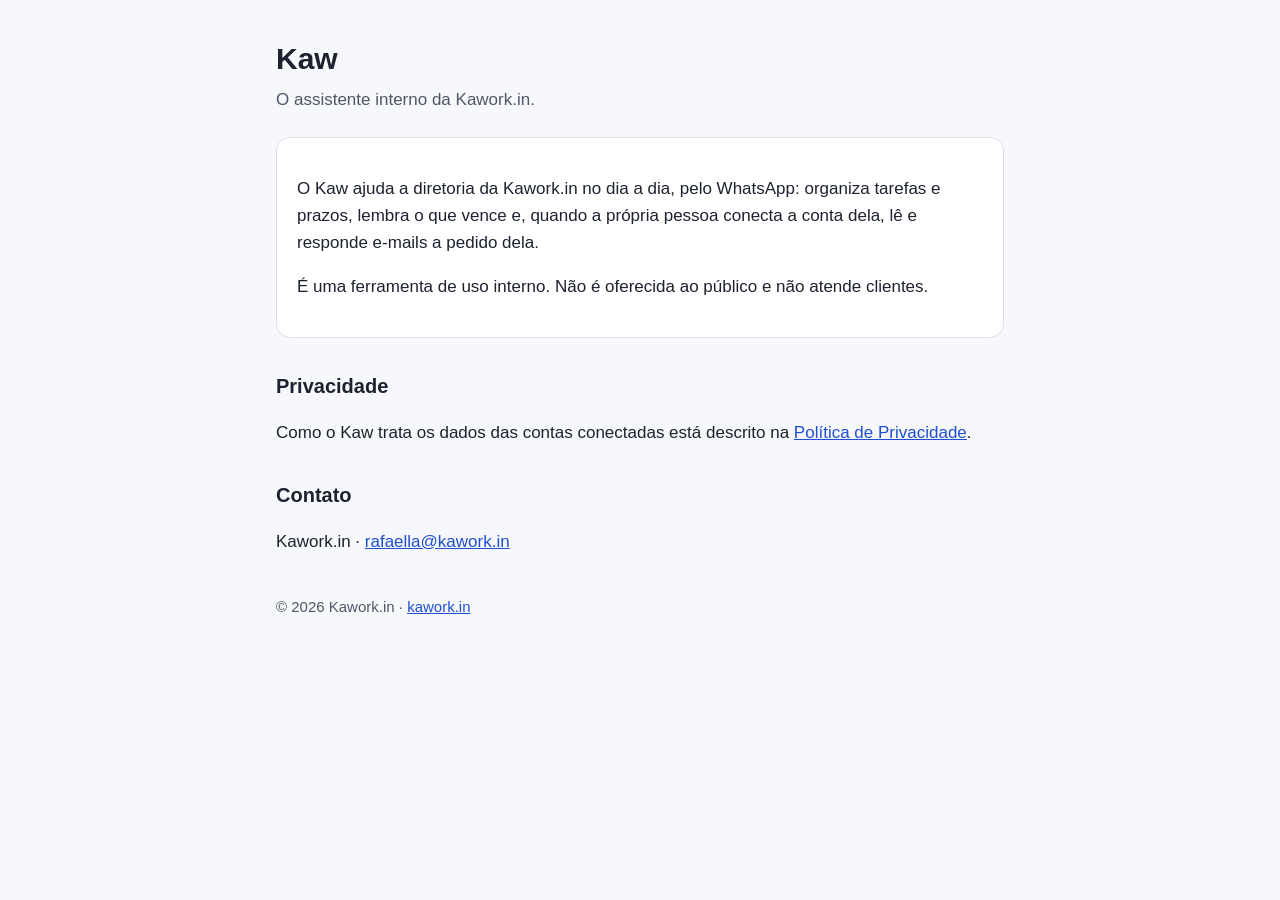
<file: index.html>
<!doctype html>
<html lang="pt-BR">
<head>
<meta charset="utf-8">
<meta name="viewport" content="width=device-width, initial-scale=1">
<title>Kaw · Kawork.in</title>
<meta name="description" content="Kaw, o assistente interno da Kawork.in para a diretoria.">
<link rel="stylesheet" href="/estilo.css">
</head>
<body>
<main>
  <h1>Kaw</h1>
  <p class="sub">O assistente interno da Kawork.in.</p>
  <div class="card">
    <p>O Kaw ajuda a diretoria da Kawork.in no dia a dia, pelo WhatsApp: organiza tarefas e prazos, lembra o que vence e, quando a própria pessoa conecta a conta dela, lê e responde e-mails a pedido dela.</p>
    <p>É uma ferramenta de uso interno. Não é oferecida ao público e não atende clientes.</p>
  </div>
  <h2>Privacidade</h2>
  <p>Como o Kaw trata os dados das contas conectadas está descrito na <a href="/privacidade">Política de Privacidade</a>.</p>
  <h2>Contato</h2>
  <p>Kawork.in · <a href="mailto:rafaella@kawork.in">rafaella@kawork.in</a></p>
  <footer>© 2026 Kawork.in · <a href="https://kawork.in">kawork.in</a></footer>
</main>
</body>
</html>
</file>
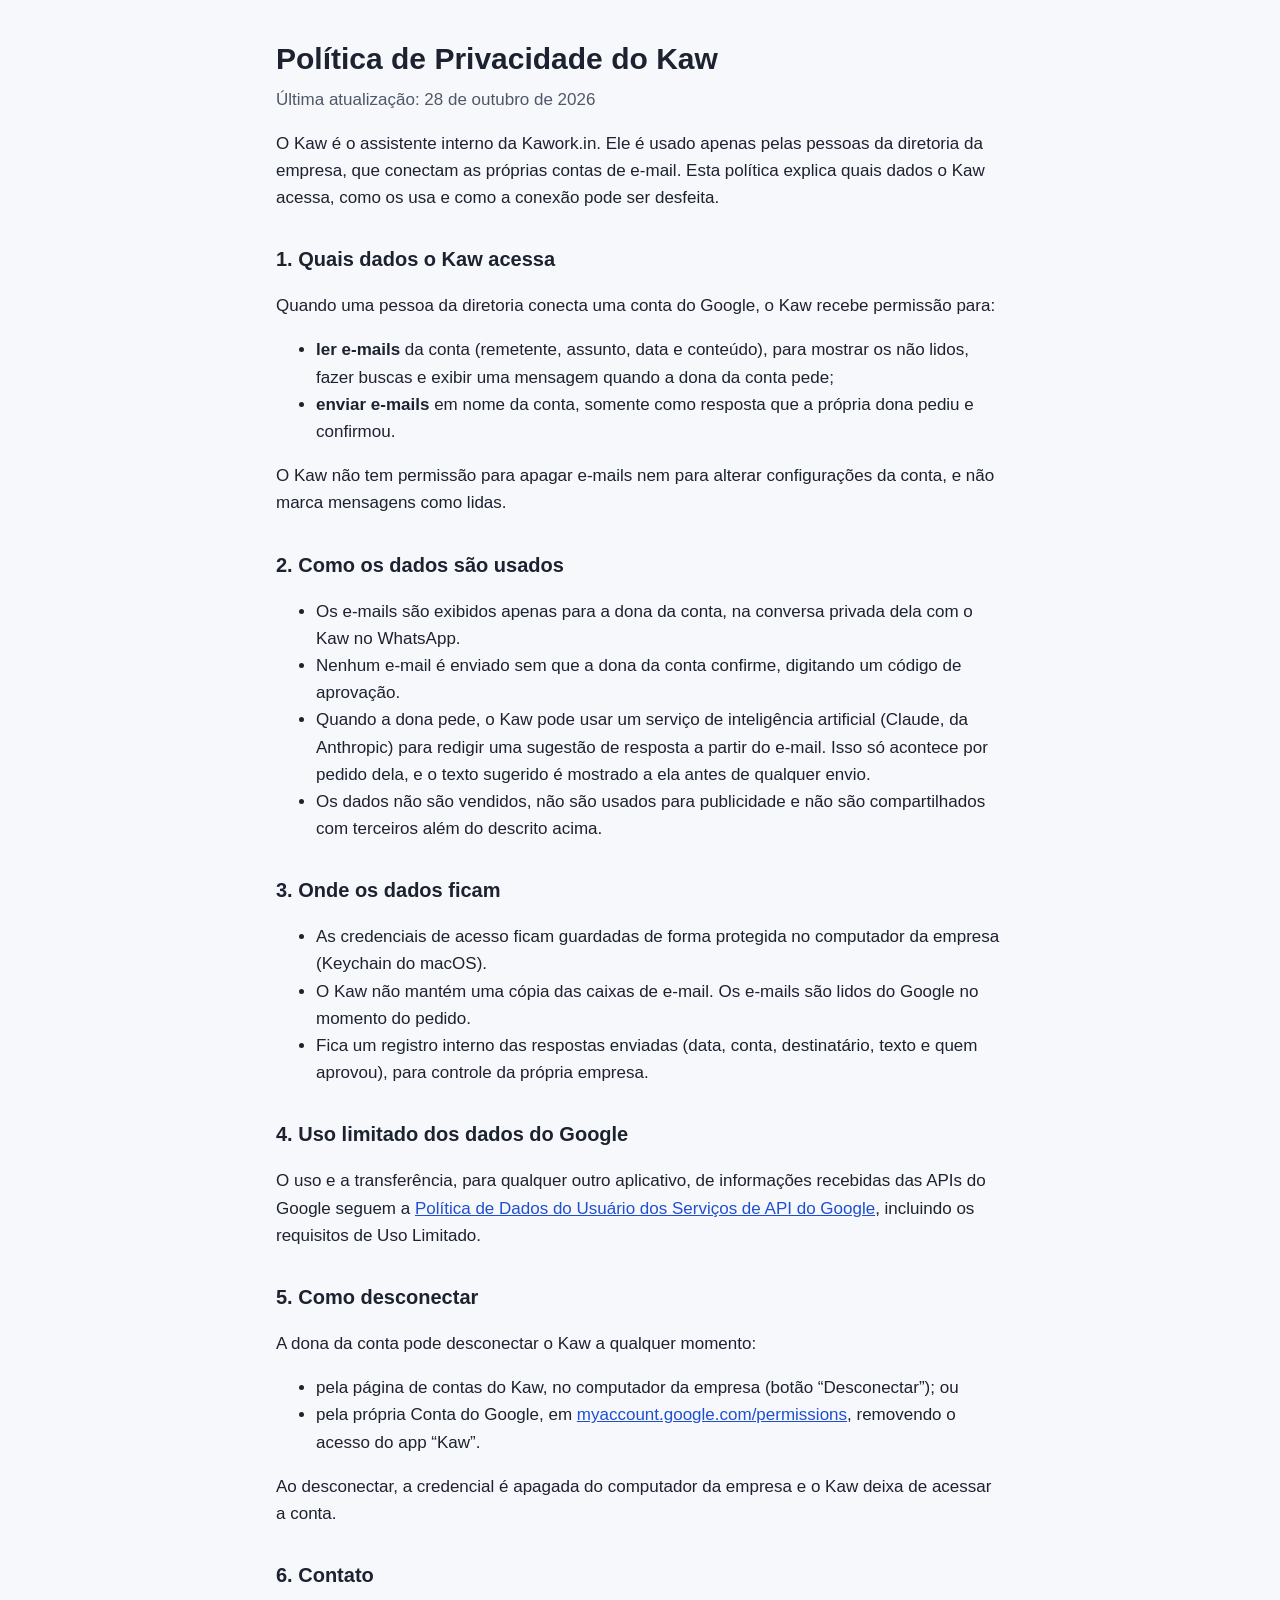
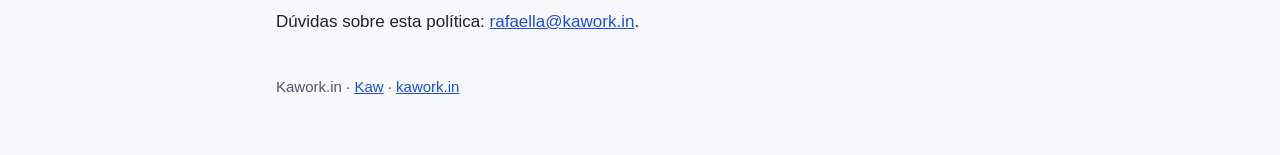
<file: privacidade.html>
<!doctype html>
<html lang="pt-BR">
<head>
<meta charset="utf-8">
<meta name="viewport" content="width=device-width, initial-scale=1">
<title>Política de Privacidade · Kaw</title>
<meta name="description" content="Política de Privacidade do Kaw, assistente interno da Kawork.in.">
<link rel="stylesheet" href="/estilo.css">
</head>
<body>
<main>
  <h1>Política de Privacidade do Kaw</h1>
  <p class="sub">Última atualização: 28 de outubro de 2026</p>

  <p>O Kaw é o assistente interno da Kawork.in. Ele é usado apenas pelas pessoas da diretoria da empresa, que conectam as próprias contas de e-mail. Esta política explica quais dados o Kaw acessa, como os usa e como a conexão pode ser desfeita.</p>

  <h2>1. Quais dados o Kaw acessa</h2>
  <p>Quando uma pessoa da diretoria conecta uma conta do Google, o Kaw recebe permissão para:</p>
  <ul>
    <li><b>ler e-mails</b> da conta (remetente, assunto, data e conteúdo), para mostrar os não lidos, fazer buscas e exibir uma mensagem quando a dona da conta pede;</li>
    <li><b>enviar e-mails</b> em nome da conta, somente como resposta que a própria dona pediu e confirmou.</li>
  </ul>
  <p>O Kaw não tem permissão para apagar e-mails nem para alterar configurações da conta, e não marca mensagens como lidas.</p>

  <h2>2. Como os dados são usados</h2>
  <ul>
    <li>Os e-mails são exibidos apenas para a dona da conta, na conversa privada dela com o Kaw no WhatsApp.</li>
    <li>Nenhum e-mail é enviado sem que a dona da conta confirme, digitando um código de aprovação.</li>
    <li>Quando a dona pede, o Kaw pode usar um serviço de inteligência artificial (Claude, da Anthropic) para redigir uma sugestão de resposta a partir do e-mail. Isso só acontece por pedido dela, e o texto sugerido é mostrado a ela antes de qualquer envio.</li>
    <li>Os dados não são vendidos, não são usados para publicidade e não são compartilhados com terceiros além do descrito acima.</li>
  </ul>

  <h2>3. Onde os dados ficam</h2>
  <ul>
    <li>As credenciais de acesso ficam guardadas de forma protegida no computador da empresa (Keychain do macOS).</li>
    <li>O Kaw não mantém uma cópia das caixas de e-mail. Os e-mails são lidos do Google no momento do pedido.</li>
    <li>Fica um registro interno das respostas enviadas (data, conta, destinatário, texto e quem aprovou), para controle da própria empresa.</li>
  </ul>

  <h2>4. Uso limitado dos dados do Google</h2>
  <p>O uso e a transferência, para qualquer outro aplicativo, de informações recebidas das APIs do Google seguem a <a href="https://developers.google.com/terms/api-services-user-data-policy">Política de Dados do Usuário dos Serviços de API do Google</a>, incluindo os requisitos de Uso Limitado.</p>

  <h2>5. Como desconectar</h2>
  <p>A dona da conta pode desconectar o Kaw a qualquer momento:</p>
  <ul>
    <li>pela página de contas do Kaw, no computador da empresa (botão “Desconectar”); ou</li>
    <li>pela própria Conta do Google, em <a href="https://myaccount.google.com/permissions">myaccount.google.com/permissions</a>, removendo o acesso do app “Kaw”.</li>
  </ul>
  <p>Ao desconectar, a credencial é apagada do computador da empresa e o Kaw deixa de acessar a conta.</p>

  <h2>6. Contato</h2>
  <p>Dúvidas sobre esta política: <a href="mailto:rafaella@kawork.in">rafaella@kawork.in</a>.</p>

  <footer>Kawork.in · <a href="/">Kaw</a> · <a href="https://kawork.in">kawork.in</a></footer>
</main>
</body>
</html>
</file>
<file: estilo.css>
:root { --bg: #f7f8fb; --txt: #1d2230; --sub: #4f5768; --pri: #1f4fd1; --card: #fff; --line: #dde1ea; }
@media (prefers-color-scheme: dark) { :root { --bg: #11141b; --txt: #eef1f7; --sub: #b4bccb; --pri: #8fb0ff; --card: #1a1f2a; --line: #2c3342; } }
* { box-sizing: border-box; }
body { margin: 0; background: var(--bg); color: var(--txt); font: 17px/1.6 -apple-system, "Segoe UI", "Helvetica Neue", Arial, sans-serif; }
main { max-width: 760px; margin: 0 auto; padding: 40px 16px 56px; }
h1 { font-size: 30px; line-height: 1.25; margin: 0 0 8px; }
h2 { font-size: 20px; margin: 32px 0 8px; }
p, li { color: var(--txt); }
.sub { color: var(--sub); margin-top: 0; }
.card { background: var(--card); border: 1px solid var(--line); border-radius: 14px; padding: 20px; margin: 24px 0; }
a { color: var(--pri); }
footer { margin-top: 40px; color: var(--sub); font-size: 15px; }
</file>
